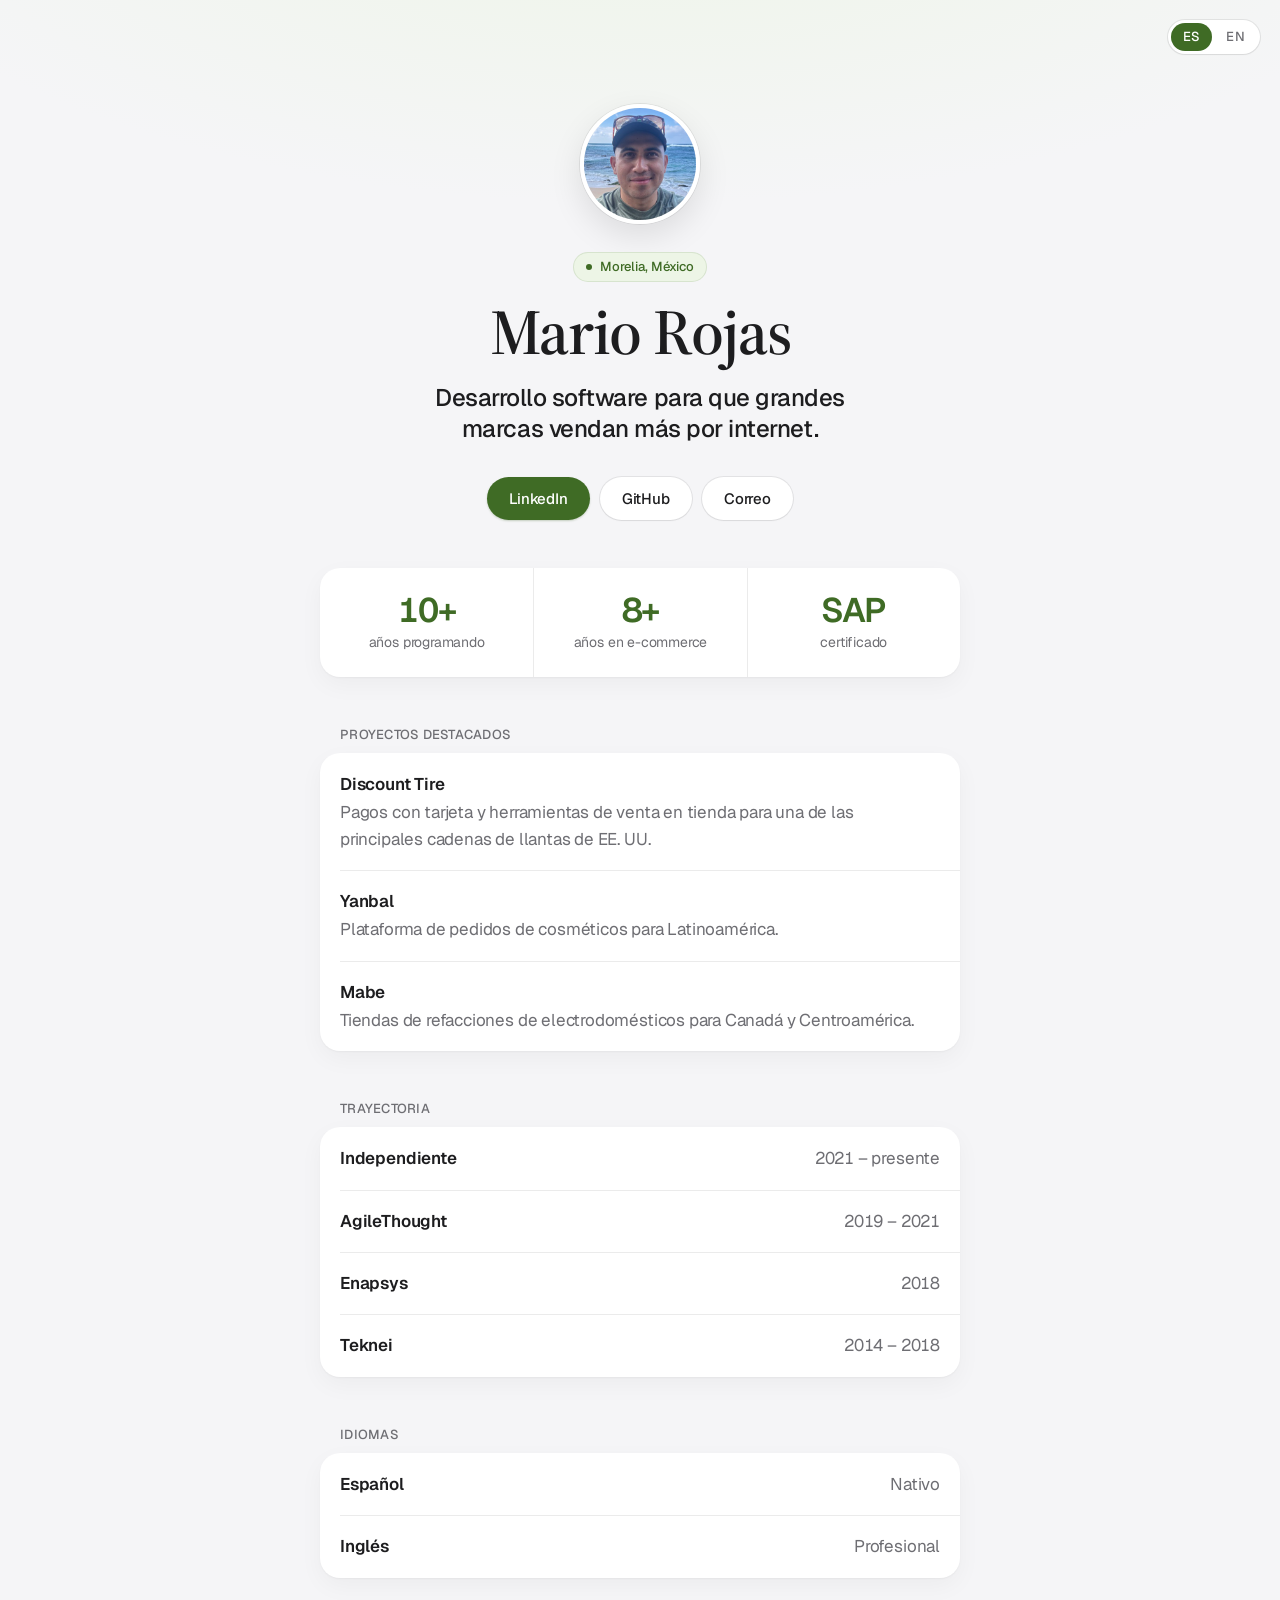
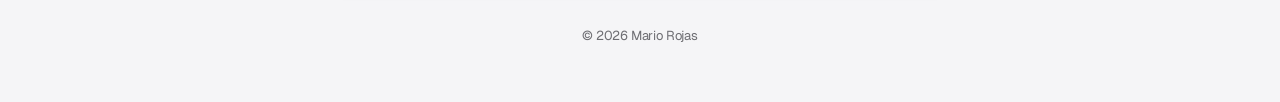
<file: index.html>
<!DOCTYPE html>
<html lang="es">
<head>
    <meta charset="UTF-8">
    <meta name="viewport" content="width=device-width, initial-scale=1.0">
    <title>Mario Rojas</title>
    <meta name="description" content="Mario Rojas — desarrollador independiente que crea y mejora tiendas por internet para grandes empresas de Estados Unidos y Latinoamérica.">
    <meta name="theme-color" content="#f5f5f7">

    <link rel="canonical" href="https://mariorojas.github.io/">
    <link rel="alternate" hreflang="es" href="https://mariorojas.github.io/">
    <link rel="alternate" hreflang="en" href="https://mariorojas.github.io/en/">
    <link rel="alternate" hreflang="x-default" href="https://mariorojas.github.io/">

    <meta property="og:type" content="website">
    <meta property="og:locale" content="es_MX">
    <meta property="og:locale:alternate" content="en_US">
    <meta property="og:title" content="Mario Rojas">
    <meta property="og:description" content="Desarrollo software para que grandes marcas vendan más por internet.">
    <meta property="og:image" content="https://mariorojas.github.io/images/mario.jpg">
    <meta property="og:url" content="https://mariorojas.github.io/">
    <meta name="twitter:card" content="summary">

    <link rel="icon" href="images/mario.jpg" type="image/jpeg">
    <link rel="apple-touch-icon" href="images/mario.jpg">

    <link rel="preload" href="fonts/source-serif-4-variable.woff2" as="font" type="font/woff2" crossorigin>
    <link rel="preload" href="fonts/geist-variable.woff2" as="font" type="font/woff2" crossorigin>
    <link rel="stylesheet" href="styles.css">
</head>
<body>
    <nav class="lang" aria-label="Idioma">
        <a href="./" hreflang="es" lang="es" aria-label="Español" aria-current="page">ES</a>
        <a href="en/" hreflang="en" lang="en" aria-label="English">EN</a>
    </nav>

    <main class="page">
        <header class="hero">
            <img class="avatar" src="images/mario.jpg" width="120" height="120" alt="Retrato de Mario Rojas en la playa">
            <p class="tag"><span class="dot" aria-hidden="true"></span>Morelia, México</p>
            <h1>Mario Rojas</h1>
            <p class="lead">Desarrollo software para que grandes marcas vendan más por internet.</p>
            <nav class="actions" aria-label="Contacto">
                <a class="btn btn-primary" href="https://www.linkedin.com/in/mariorojasmx" target="_blank" rel="noopener noreferrer">LinkedIn</a>
                <a class="btn" href="https://github.com/mariorojas" target="_blank" rel="noopener noreferrer">GitHub</a>
                <a class="btn" id="email" href="#" data-u="sajoroiram" data-d="moc.kooltuo">Correo</a>
            </nav>
        </header>

        <section class="facts" aria-label="En resumen">
            <div class="fact"><strong>10+</strong><span>años programando</span></div>
            <div class="fact"><strong>8+</strong><span>años en <span class="nowrap">e-commerce</span></span></div>
            <div class="fact"><strong>SAP</strong><span>certificado</span></div>
        </section>

        <section class="group" aria-labelledby="work-title">
            <h2 id="work-title">Proyectos destacados</h2>
            <ul class="card list">
                <li>
                    <span class="name">Discount Tire</span>
                    <span class="desc">Pagos con tarjeta y herramientas de venta en tienda para una de las principales cadenas de llantas de EE.&nbsp;UU.</span>
                </li>
                <li>
                    <span class="name">Yanbal</span>
                    <span class="desc">Plataforma de pedidos de cosméticos para Latinoamérica.</span>
                </li>
                <li>
                    <span class="name">Mabe</span>
                    <span class="desc">Tiendas de refacciones de electrodomésticos para Canadá y Centroamérica.</span>
                </li>
            </ul>
        </section>

        <section class="group" aria-labelledby="career-title">
            <h2 id="career-title">Trayectoria</h2>
            <ul class="card list list-row">
                <li><span class="name">Independiente</span><span class="year">2021 – presente</span></li>
                <li><span class="name">AgileThought</span><span class="year">2019 – 2021</span></li>
                <li><span class="name">Enapsys</span><span class="year">2018</span></li>
                <li><span class="name">Teknei</span><span class="year">2014 – 2018</span></li>
            </ul>
        </section>

        <section class="group" aria-labelledby="languages-title">
            <h2 id="languages-title">Idiomas</h2>
            <ul class="card list list-row">
                <li><span class="name">Español</span><span class="level">Nativo</span></li>
                <li><span class="name">Inglés</span><span class="level">Profesional</span></li>
            </ul>
        </section>

        <footer class="footer">
            <p>&copy; 2026 Mario Rojas</p>
        </footer>
    </main>

    <script>
        // La dirección se guarda invertida y separada, y solo se arma cuando una persona hace clic,
        // así los bots que buscan correos en el HTML no encuentran nada.
        (function () {
            var link = document.getElementById('email');
            var flip = function (s) { return s.split('').reverse().join(''); };
            link.addEventListener('click', function (e) {
                e.preventDefault();
                var address = flip(link.dataset.u) + String.fromCharCode(64) + flip(link.dataset.d);
                link.textContent = address;
                window.location.href = 'mai' + 'lto:' + address;
            });
        })();
    </script>
</body>
</html>
</file>
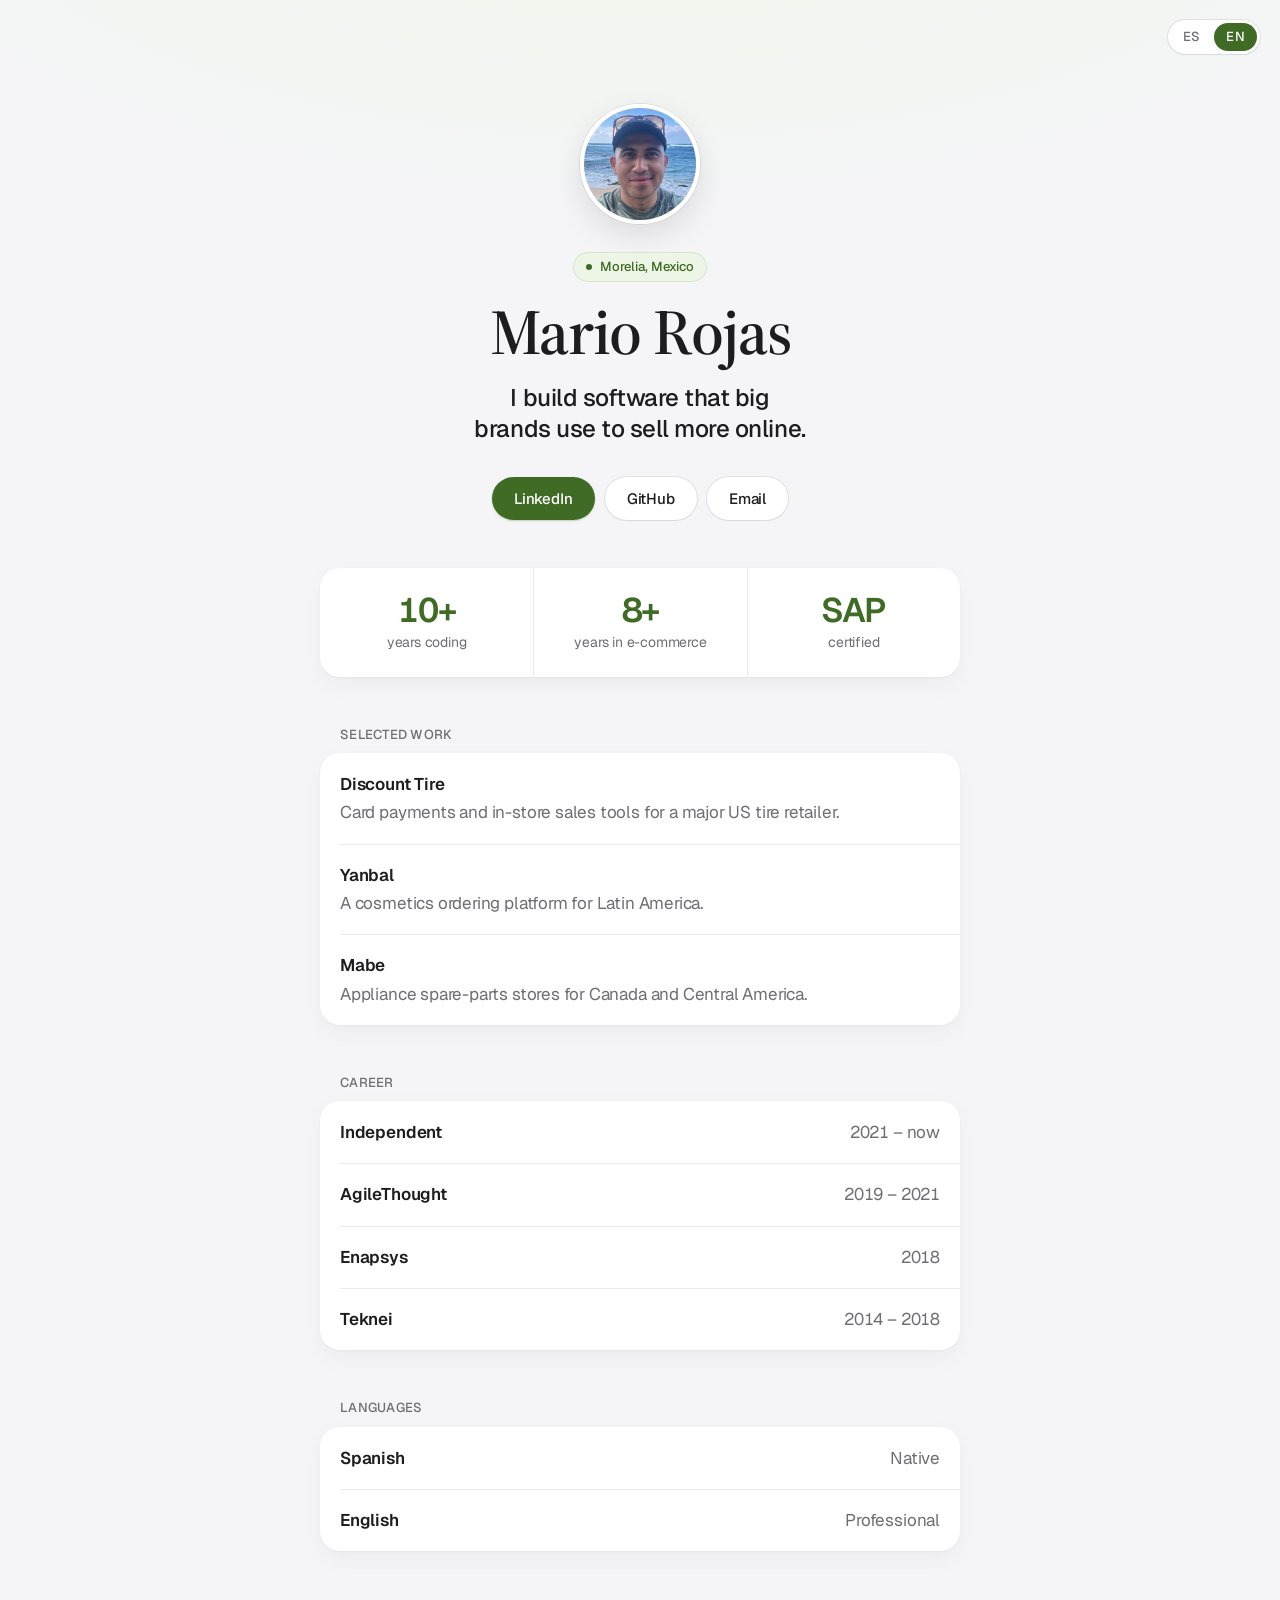
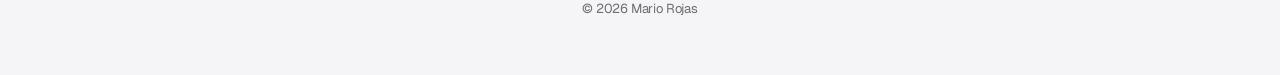
<file: en/index.html>
<!DOCTYPE html>
<html lang="en">
<head>
    <meta charset="UTF-8">
    <meta name="viewport" content="width=device-width, initial-scale=1.0">
    <title>Mario Rojas</title>
    <meta name="description" content="Mario Rojas — independent developer who builds and improves online stores for large companies in the US and Latin America.">
    <meta name="theme-color" content="#f5f5f7">

    <link rel="canonical" href="https://mariorojas.github.io/en/">
    <link rel="alternate" hreflang="es" href="https://mariorojas.github.io/">
    <link rel="alternate" hreflang="en" href="https://mariorojas.github.io/en/">
    <link rel="alternate" hreflang="x-default" href="https://mariorojas.github.io/">

    <meta property="og:type" content="website">
    <meta property="og:locale" content="en_US">
    <meta property="og:locale:alternate" content="es_MX">
    <meta property="og:title" content="Mario Rojas">
    <meta property="og:description" content="I build software that big brands use to sell more online.">
    <meta property="og:image" content="https://mariorojas.github.io/images/mario.jpg">
    <meta property="og:url" content="https://mariorojas.github.io/en/">
    <meta name="twitter:card" content="summary">

    <link rel="icon" href="../images/mario.jpg" type="image/jpeg">
    <link rel="apple-touch-icon" href="../images/mario.jpg">

    <link rel="preload" href="../fonts/source-serif-4-variable.woff2" as="font" type="font/woff2" crossorigin>
    <link rel="preload" href="../fonts/geist-variable.woff2" as="font" type="font/woff2" crossorigin>
    <link rel="stylesheet" href="../styles.css">
</head>
<body>
    <nav class="lang" aria-label="Language">
        <a href="../" hreflang="es" lang="es" aria-label="Español">ES</a>
        <a href="./" hreflang="en" lang="en" aria-label="English" aria-current="page">EN</a>
    </nav>

    <main class="page">
        <header class="hero">
            <img class="avatar" src="../images/mario.jpg" width="120" height="120" alt="Portrait of Mario Rojas at the beach">
            <p class="tag"><span class="dot" aria-hidden="true"></span>Morelia, Mexico</p>
            <h1>Mario Rojas</h1>
            <p class="lead">I build software that big brands use to sell more online.</p>
            <nav class="actions" aria-label="Contact">
                <a class="btn btn-primary" href="https://www.linkedin.com/in/mariorojasmx" target="_blank" rel="noopener noreferrer">LinkedIn</a>
                <a class="btn" href="https://github.com/mariorojas" target="_blank" rel="noopener noreferrer">GitHub</a>
                <a class="btn" id="email" href="#" data-u="sajoroiram" data-d="moc.kooltuo">Email</a>
            </nav>
        </header>

        <section class="facts" aria-label="At a glance">
            <div class="fact"><strong>10+</strong><span>years coding</span></div>
            <div class="fact"><strong>8+</strong><span>years in <span class="nowrap">e-commerce</span></span></div>
            <div class="fact"><strong>SAP</strong><span>certified</span></div>
        </section>

        <section class="group" aria-labelledby="work-title">
            <h2 id="work-title">Selected work</h2>
            <ul class="card list">
                <li>
                    <span class="name">Discount Tire</span>
                    <span class="desc">Card payments and in-store sales tools for a major US tire retailer.</span>
                </li>
                <li>
                    <span class="name">Yanbal</span>
                    <span class="desc">A cosmetics ordering platform for Latin America.</span>
                </li>
                <li>
                    <span class="name">Mabe</span>
                    <span class="desc">Appliance spare-parts stores for Canada and Central America.</span>
                </li>
            </ul>
        </section>

        <section class="group" aria-labelledby="career-title">
            <h2 id="career-title">Career</h2>
            <ul class="card list list-row">
                <li><span class="name">Independent</span><span class="year">2021 – now</span></li>
                <li><span class="name">AgileThought</span><span class="year">2019 – 2021</span></li>
                <li><span class="name">Enapsys</span><span class="year">2018</span></li>
                <li><span class="name">Teknei</span><span class="year">2014 – 2018</span></li>
            </ul>
        </section>

        <section class="group" aria-labelledby="languages-title">
            <h2 id="languages-title">Languages</h2>
            <ul class="card list list-row">
                <li><span class="name">Spanish</span><span class="level">Native</span></li>
                <li><span class="name">English</span><span class="level">Professional</span></li>
            </ul>
        </section>

        <footer class="footer">
            <p>&copy; 2026 Mario Rojas</p>
        </footer>
    </main>

    <script>
        // The address is stored reversed and split, and only assembled when a person clicks,
        // so bots that scrape the HTML for email addresses find nothing.
        (function () {
            var link = document.getElementById('email');
            var flip = function (s) { return s.split('').reverse().join(''); };
            link.addEventListener('click', function (e) {
                e.preventDefault();
                var address = flip(link.dataset.u) + String.fromCharCode(64) + flip(link.dataset.d);
                link.textContent = address;
                window.location.href = 'mai' + 'lto:' + address;
            });
        })();
    </script>
</body>
</html>
</file>
<file: styles.css>
/* Self-hosted fonts (SIL Open Font License) */
@font-face {
    font-family: "Source Serif 4";
    src: url("fonts/source-serif-4-variable.woff2") format("woff2");
    font-weight: 200 900;
    font-style: normal;
    font-display: swap;
}

@font-face {
    font-family: "Geist";
    src: url("fonts/geist-variable.woff2") format("woff2");
    font-weight: 100 900;
    font-style: normal;
    font-display: swap;
}

:root {
    --font-display: "Source Serif 4", Georgia, "Times New Roman", serif;
    --font-body: "Geist", -apple-system, BlinkMacSystemFont, "Segoe UI", sans-serif;

    /* Neutrals */
    --bg: #f5f5f7;
    --surface: #ffffff;
    --ink: #1d1d1f;
    --muted: #6e6e73;
    --hairline: rgba(0, 0, 0, 0.08);

    /* Mint */
    --mint-wash: #edf5e6;
    --mint: #b5d99a;
    --mint-deep: #3f6b25;
    --mint-deeper: #335a1d;

    --radius: 20px;
    --shadow: 0 1px 2px rgba(0, 0, 0, 0.04), 0 8px 24px rgba(0, 0, 0, 0.04);
    --ease: cubic-bezier(0.22, 1, 0.36, 1);
}

*,
*::before,
*::after {
    box-sizing: border-box;
    margin: 0;
    padding: 0;
}

html {
    -webkit-text-size-adjust: 100%;
}

body {
    min-height: 100vh;
    background:
        radial-gradient(1200px 520px at 50% -160px, var(--mint-wash), transparent 70%),
        var(--bg);
    color: var(--ink);
    font-family: var(--font-body);
    font-size: 17px;
    line-height: 1.55;
    letter-spacing: -0.011em;
    -webkit-font-smoothing: antialiased;
    -moz-osx-font-smoothing: grayscale;
    text-rendering: optimizeLegibility;
}

a {
    color: inherit;
}

::selection {
    background: var(--mint);
    color: var(--ink);
}

.page {
    max-width: 680px;
    margin: 0 auto;
    padding: 104px 20px 56px;
    display: flex;
    flex-direction: column;
    gap: 48px;
}

/* Language switcher */
.lang {
    position: absolute;
    top: 20px;
    right: 20px;
    z-index: 10;
    display: flex;
    gap: 2px;
    padding: 3px;
    background: var(--surface);
    border-radius: 999px;
    box-shadow: 0 0 0 1px var(--hairline), 0 1px 2px rgba(0, 0, 0, 0.04);
}

.lang a {
    display: block;
    min-width: 40px;
    padding: 5px 12px;
    border-radius: 999px;
    font-size: 13px;
    font-weight: 500;
    letter-spacing: 0.02em;
    line-height: 1.4;
    text-align: center;
    text-decoration: none;
    color: var(--muted);
    transition: color 0.2s var(--ease), background 0.2s var(--ease);
}

.lang a:hover {
    color: var(--ink);
}

.lang a[aria-current="page"] {
    background: var(--mint-deep);
    color: #fff;
}

.lang a:focus-visible {
    outline: 2px solid var(--mint-deep);
    outline-offset: 2px;
}

/* Hero */
.hero {
    display: flex;
    flex-direction: column;
    align-items: center;
    text-align: center;
}

.avatar {
    display: block;
    width: 120px;
    height: 120px;
    border-radius: 50%;
    object-fit: cover;
    border: 4px solid var(--surface);
    box-shadow: 0 0 0 1px var(--hairline), 0 12px 32px rgba(0, 0, 0, 0.10);
    margin-bottom: 28px;
}

.tag {
    display: inline-flex;
    align-items: center;
    gap: 8px;
    font-size: 13px;
    font-weight: 500;
    letter-spacing: 0;
    color: var(--mint-deep);
    background: var(--mint-wash);
    border: 1px solid rgba(63, 107, 37, 0.12);
    padding: 4px 12px;
    border-radius: 999px;
    margin-bottom: 18px;
}

.dot {
    width: 6px;
    height: 6px;
    border-radius: 50%;
    background: var(--mint-deep);
}

h1 {
    font-family: var(--font-display);
    font-size: 64px;
    font-weight: 600;
    font-optical-sizing: auto;
    letter-spacing: -0.02em;
    line-height: 1;
}

.lead {
    font-size: 24px;
    font-weight: 500;
    letter-spacing: -0.02em;
    line-height: 1.3;
    margin-top: 18px;
    max-width: 30ch;
    text-wrap: balance;
}

.actions {
    display: flex;
    flex-wrap: wrap;
    justify-content: center;
    gap: 10px;
    margin-top: 32px;
}

.btn {
    text-decoration: none;
    font-size: 15px;
    font-weight: 500;
    letter-spacing: -0.01em;
    padding: 10px 22px;
    border-radius: 999px;
    background: var(--surface);
    box-shadow: 0 0 0 1px var(--hairline), 0 1px 2px rgba(0, 0, 0, 0.04);
    transition: transform 0.2s var(--ease), box-shadow 0.2s var(--ease), background 0.2s var(--ease);
}

.btn:hover {
    transform: translateY(-1px);
    box-shadow: 0 0 0 1px var(--hairline), 0 6px 16px rgba(0, 0, 0, 0.08);
}

.btn:active {
    transform: translateY(0);
}

.btn-primary {
    background: var(--mint-deep);
    color: #fff;
    box-shadow: 0 1px 2px rgba(51, 90, 29, 0.25);
}

.btn-primary:hover {
    background: var(--mint-deeper);
    box-shadow: 0 6px 16px rgba(51, 90, 29, 0.25);
}

.btn:focus-visible {
    outline: 2px solid var(--mint-deep);
    outline-offset: 3px;
}

/* Facts */
.facts {
    display: grid;
    grid-template-columns: repeat(3, 1fr);
    background: var(--surface);
    border-radius: var(--radius);
    box-shadow: var(--shadow);
}

.fact {
    display: flex;
    flex-direction: column;
    align-items: center;
    text-align: center;
    padding: 24px 12px;
}

.fact + .fact {
    border-left: 1px solid var(--hairline);
}

.fact strong {
    font-size: 34px;
    font-weight: 600;
    font-variant-numeric: tabular-nums;
    letter-spacing: -0.03em;
    line-height: 1.1;
    color: var(--mint-deep);
}

.fact > span {
    font-size: 14px;
    color: var(--muted);
    line-height: 1.4;
    margin-top: 4px;
}

/* Grouped lists */
.group h2 {
    font-size: 13px;
    font-weight: 500;
    letter-spacing: 0.02em;
    text-transform: uppercase;
    color: var(--muted);
    padding: 0 20px 8px;
}

.card {
    background: var(--surface);
    border-radius: var(--radius);
    box-shadow: var(--shadow);
}

.list {
    list-style: none;
}

.list li {
    display: flex;
    flex-direction: column;
    gap: 2px;
    padding: 18px 20px;
    position: relative;
}

.list li + li::before {
    content: "";
    position: absolute;
    top: 0;
    left: 20px;
    right: 0;
    border-top: 1px solid var(--hairline);
}

.list-row li {
    flex-direction: row;
    justify-content: space-between;
    align-items: baseline;
    gap: 16px;
}

.name {
    font-weight: 600;
}

.desc,
.year,
.level {
    color: var(--muted);
}

.year {
    font-variant-numeric: tabular-nums;
    white-space: nowrap;
}

.nowrap {
    white-space: nowrap;
}

/* Footer */
.footer {
    display: flex;
    flex-direction: column;
    align-items: center;
    gap: 2px;
    font-size: 13px;
    color: var(--muted);
}

@media (prefers-reduced-motion: reduce) {
    .btn {
        transition: none;
    }

    .btn:hover {
        transform: none;
    }
}

/* Small screens */
@media (max-width: 560px) {
    .lang {
        top: 16px;
        right: 16px;
    }

    .page {
        padding: 72px 16px 40px;
        gap: 40px;
    }

    .avatar {
        width: 104px;
        height: 104px;
    }

    h1 {
        font-size: 46px;
    }

    .lead {
        font-size: 20px;
    }

    .fact {
        padding: 20px 6px;
    }

    .fact strong {
        font-size: 28px;
    }

    .fact > span {
        font-size: 13px;
    }
}
</file>
